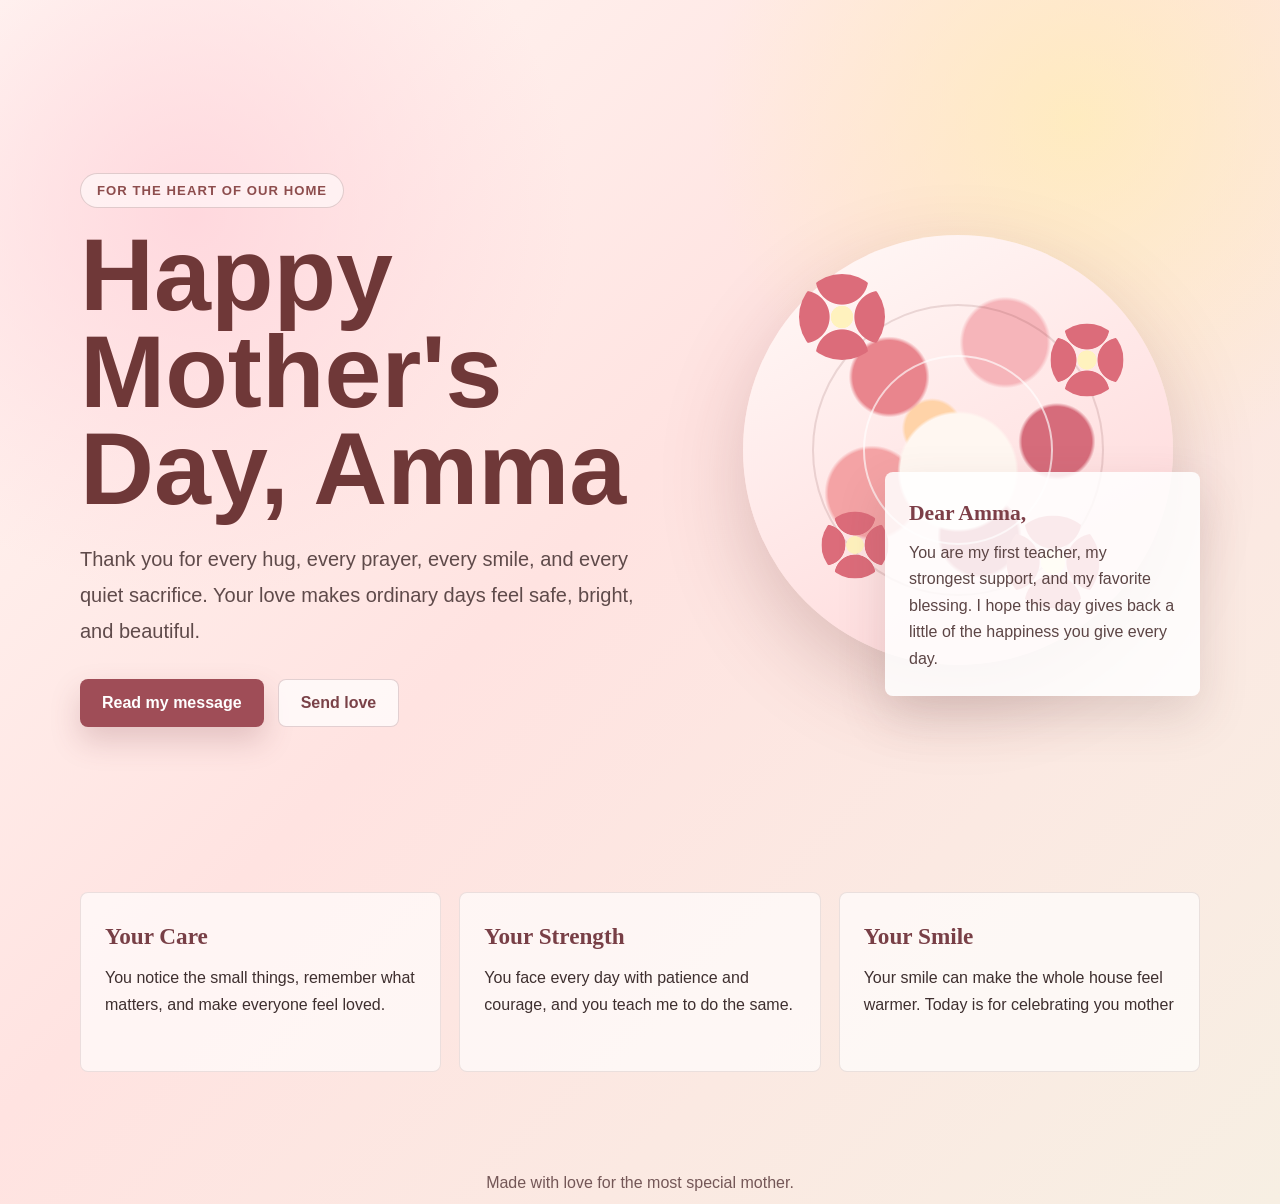
<file: index.html>
<!DOCTYPE html>
<html lang="en">
<head>
    <meta charset="UTF-8">
    <meta name="viewport" content="width=device-width, initial-scale=1.0">
    <title>Happy Mother's Day</title>
    <link rel="stylesheet" href="style.css">
    <style>
        html {
            scroll-behavior: smooth;
        }
    </style>
</head>
<body>
    <main class="page">
        <section class="hero">
            <div>
                <span class="tag">For the heart of our home</span>
                <h1>Happy Mother's Day, Amma</h1>
                <p class="subtitle">
                    Thank you for every hug, every prayer, every smile, and every quiet sacrifice.
                    Your love makes ordinary days feel safe, bright, and beautiful.
                </p>
                <div class="actions">
                    <a class="button" href="#message" onclick="showMessage(event)">Read my message</a>
                    <button class="button secondary" type="button" onclick="showLove(event)">Send love</button>
                </div>
            </div>

            <div class="portrait" aria-label="A handmade flower bouquet illustration">
                <div class="bouquet">
                    <span class="flower one"></span>
                    <span class="flower two"></span>
                    <span class="flower three"></span>
                    <span class="flower four"></span>
                </div>
                <div class="note" id="message">
                    <strong>Dear Amma,</strong>
                    You are my first teacher, my strongest support, and my favorite blessing.
                    I hope this day gives back a little of the happiness you give every day.
                </div>
            </div>
        </section>

        <section class="memories" aria-label="Mother's Day wishes">
            <article class="memory">
                <h2>Your Care</h2>
                <p>You notice the small things, remember what matters, and make everyone feel loved.</p>
            </article>
            <article class="memory">
                <h2>Your Strength</h2>
                <p>You face every day with patience and courage, and you teach me to do the same.</p>
            </article>
            <article class="memory">
                <h2>Your Smile</h2>
                <p>Your smile can make the whole house feel warmer. Today is for celebrating you mother</p>
            </article>
        </section>
    </main>

    <footer>
        Made with love for the most special mother.
    </footer>

    <script>
        const originalMessage = "<strong>Dear Amma,</strong> You are my first teacher, my strongest support, and my favorite blessing. I hope this day gives back a little of the happiness you give every day.";
        const loveMessage = "<strong>Love you, Amma!</strong> You are the reason home feels like home. Happy Mother's Day!";

        function showMessage(event) {
            event.preventDefault();
            const note = document.querySelector(".note");
            note.innerHTML = originalMessage;
            note.style.background = "rgba(255, 255, 255, 0.86)";
            note.style.transform = "scale(1.05)";
            setTimeout(() => {
                note.style.transform = "scale(1)";
            }, 300);
            
            // Scroll to message
            document.getElementById("message").scrollIntoView({ behavior: "smooth" });
        }

        function showLove(event) {
            event.preventDefault();
            const note = document.querySelector(".note");
            note.innerHTML = loveMessage;
            note.style.background = "rgba(255, 182, 193, 0.9)";
            note.style.transform = "scale(1.05)";
            setTimeout(() => {
                note.style.transform = "scale(1)";
            }, 300);
            
            // Scroll to message
            document.getElementById("message").scrollIntoView({ behavior: "smooth" });
        }
    </script>
</body>
</html>
</file>
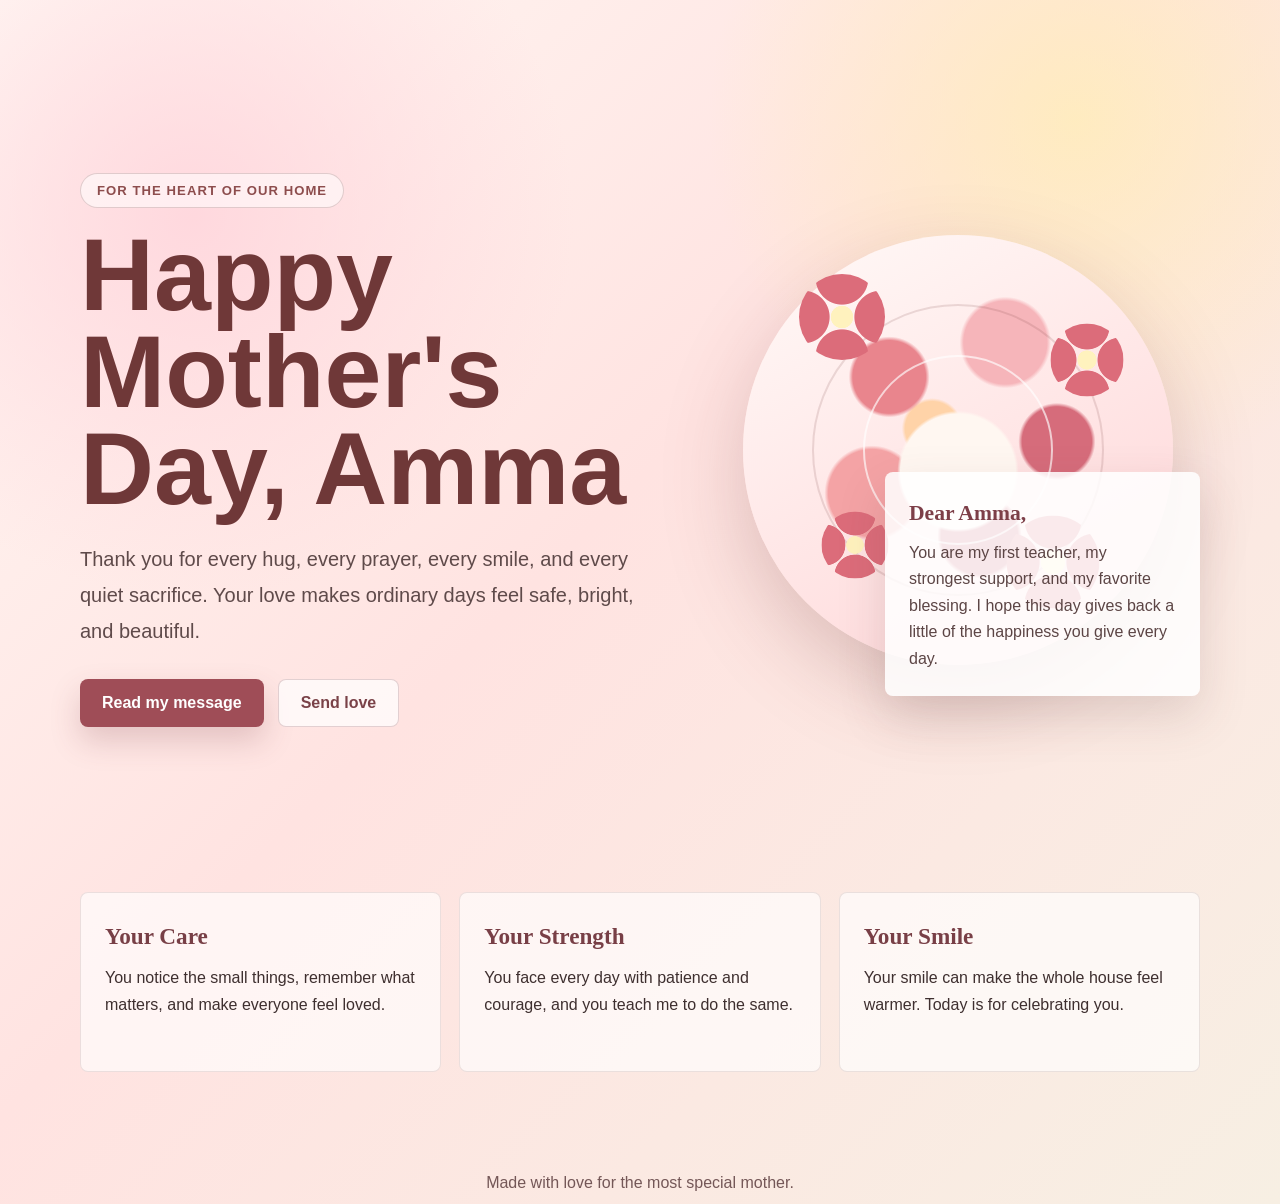
<file: HTML basics/index.html>
<!DOCTYPE html>
<html lang="en">
<head>
    <meta charset="UTF-8">
    <meta name="viewport" content="width=device-width, initial-scale=1.0">
    <title>Happy Mother's Day</title>
    <link rel="stylesheet" href="style.css">
</head>
<body>
    <main class="page">
        <section class="hero">
            <div>
                <span class="tag">For the heart of our home</span>
                <h1>Happy Mother's Day, Amma</h1>
                <p class="subtitle">
                    Thank you for every hug, every prayer, every smile, and every quiet sacrifice.
                    Your love makes ordinary days feel safe, bright, and beautiful.
                </p>
                <div class="actions">
                    <a class="button" href="#message">Read my message</a>
                    <button class="button secondary" type="button" onclick="showLove()">Send love</button>
                </div>
            </div>

            <div class="portrait" aria-label="A handmade flower bouquet illustration">
                <div class="bouquet">
                    <span class="flower one"></span>
                    <span class="flower two"></span>
                    <span class="flower three"></span>
                    <span class="flower four"></span>
                </div>
                <div class="note" id="message">
                    <strong>Dear Amma,</strong>
                    You are my first teacher, my strongest support, and my favorite blessing.
                    I hope this day gives back a little of the happiness you give every day.
                </div>
            </div>
        </section>

        <section class="memories" aria-label="Mother's Day wishes">
            <article class="memory">
                <h2>Your Care</h2>
                <p>You notice the small things, remember what matters, and make everyone feel loved.</p>
            </article>
            <article class="memory">
                <h2>Your Strength</h2>
                <p>You face every day with patience and courage, and you teach me to do the same.</p>
            </article>
            <article class="memory">
                <h2>Your Smile</h2>
                <p>Your smile can make the whole house feel warmer. Today is for celebrating you.</p>
            </article>
        </section>
    </main>

    <footer>
        Made with love for the most special mother.
    </footer>

    <script>
        function showLove() {
            const note = document.querySelector(".note");
            note.innerHTML = "<strong>Love you, Amma!</strong>You are the reason home feels like home. Happy Mother's Day!";
        }
    </script>
</body>
</html>
</file>
<file: style.css>
* {
    box-sizing: border-box;
    margin: 0;
    padding: 0;
}

body {
    min-height: 100vh;
    font-family: "Roboto", Arial, sans-serif;
    color: #3e2f2f;
    background:
        radial-gradient(circle at 15% 18%, rgba(255, 210, 218, 0.8), transparent 26%),
        radial-gradient(circle at 84% 10%, rgba(255, 238, 181, 0.75), transparent 24%),
        linear-gradient(135deg, #fff8f4 0%, #ffe3e1 45%, #f7efe3 100%);
}
.page {
    width: min(1120px, calc(100% - 32px));
    margin: 0 auto;
    padding: 32px 0;
}

.hero {
    min-height: calc(100vh - 64px);
    display: grid;
    grid-template-columns: 1.1fr 0.9fr;
    align-items: center;
    gap: 44px;
}

.tag {
    display: inline-block;
    margin-bottom: 18px;
    padding: 9px 16px;
    border: 1px solid rgba(116, 68, 68, 0.22);
    border-radius: 999px;
    background: rgba(255, 255, 255, 0.55);
    font-family: Arial, sans-serif;
    font-size: 0.82rem;
    font-weight: 700;
    letter-spacing: 0.08em;
    text-transform: uppercase;
    color: #8d4d4d;
}

h1 {
    max-width: 720px;
    font-size: clamp(3rem, 8vw, 6.8rem);
    line-height: 0.95;
    color: #6f3838;
}

.subtitle {
    max-width: 620px;
    margin-top: 24px;
    font-family: Arial, sans-serif;
    font-size: clamp(1rem, 2vw, 1.25rem);
    line-height: 1.8;
    color: #5f4a4a;
}

.actions {
    display: flex;
    flex-wrap: wrap;
    gap: 14px;
    margin-top: 30px;
}

.button {
    display: inline-flex;
    align-items: center;
    justify-content: center;
    min-height: 48px;
    padding: 0 22px;
    border: 0;
    border-radius: 8px;
    background: #9f4d57;
    color: white;
    font-family: Arial, sans-serif;
    font-size: 1rem;
    font-weight: 700;
    text-decoration: none;
    cursor: pointer;
    box-shadow: 0 14px 30px rgba(126, 63, 73, 0.22);
    transition: transform 0.2s ease, box-shadow 0.2s ease;
}

.button.secondary {
    background: rgba(255, 255, 255, 0.72);
    color: #7a4248;
    box-shadow: none;
    border: 1px solid rgba(122, 66, 72, 0.22);
}

.button:hover {
    transform: translateY(-2px);
    box-shadow: 0 18px 34px rgba(126, 63, 73, 0.28);
}

.portrait {
    position: relative;
    min-height: 560px;
    display: grid;
    place-items: center;
}

.bouquet {
    position: relative;
    width: min(430px, 86vw);
    aspect-ratio: 1;
    border-radius: 50%;
    background:
        radial-gradient(circle at 50% 55%, #fff7f1 0 18%, transparent 19%),
        radial-gradient(circle at 34% 33%, #e9858d 0 9%, transparent 10%),
        radial-gradient(circle at 61% 25%, #f6b5ba 0 10%, transparent 11%),
        radial-gradient(circle at 73% 48%, #d66c7b 0 9%, transparent 10%),
        radial-gradient(circle at 30% 60%, #f4a3a5 0 11%, transparent 12%),
        radial-gradient(circle at 55% 70%, #c9566a 0 10%, transparent 11%),
        radial-gradient(circle at 44% 45%, #ffd3a8 0 8%, transparent 9%),
        linear-gradient(150deg, #fffaf8, #ffd4d6);
    box-shadow: 0 30px 80px rgba(129, 67, 67, 0.25);
}

.bouquet::before,
.bouquet::after {
    content: "";
    position: absolute;
    inset: 16%;
    border: 2px solid rgba(122, 71, 71, 0.16);
    border-radius: 50%;
}

.bouquet::after {
    inset: 28%;
    border-color: rgba(255, 255, 255, 0.65);
}

.flower {
    position: absolute;
    width: 86px;
    height: 86px;
    border-radius: 50%;
    background:
        radial-gradient(circle, #fff2be 0 18%, transparent 19%),
        radial-gradient(circle at 50% 5%, #dc6c7a 0 28%, transparent 29%),
        radial-gradient(circle at 95% 50%, #dc6c7a 0 28%, transparent 29%),
        radial-gradient(circle at 50% 95%, #dc6c7a 0 28%, transparent 29%),
        radial-gradient(circle at 5% 50%, #dc6c7a 0 28%, transparent 29%);
    animation: float 4s ease-in-out infinite;
}

.flower.one {
    top: 9%;
    left: 13%;
}

.flower.two {
    right: 10%;
    top: 19%;
    transform: scale(0.85);
    animation-delay: 0.6s;
}

.flower.three {
    right: 18%;
    bottom: 14%;
    transform: scale(1.08);
    animation-delay: 1.2s;
}

.flower.four {
    left: 16%;
    bottom: 18%;
    transform: scale(0.78);
    animation-delay: 1.8s;
}

.note {
    position: absolute;
    right: 0;
    bottom: 34px;
    width: min(315px, 78vw);
    padding: 24px;
    border-radius: 8px;
    background: rgba(255, 255, 255, 0.86);
    box-shadow: 0 20px 48px rgba(102, 67, 67, 0.17);
    font-family: Arial, sans-serif;
    line-height: 1.65;
    color: #5c4545;
}

.note strong {
    display: block;
    margin-bottom: 8px;
    font-family: Georgia, "Times New Roman", serif;
    font-size: 1.35rem;
    color: #7d3f48;
}

.memories {
    display: grid;
    grid-template-columns: repeat(3, 1fr);
    gap: 18px;
    padding: 24px 0 48px;
}

.memory {
    min-height: 180px;
    padding: 24px;
    border-radius: 8px;
    background: rgba(255, 255, 255, 0.64);
    border: 1px solid rgba(117, 78, 78, 0.14);
    font-family: Arial, sans-serif;
    line-height: 1.65;
}

.memory h2 {
    margin-bottom: 10px;
    font-family: Georgia, "Times New Roman", serif;
    font-size: 1.45rem;
    color: #783f46;
}

footer {
    padding: 22px 0 12px;
    text-align: center;
    font-family: Arial, sans-serif;
    color: #745757;
}

@keyframes float {
    0%, 100% {
        translate: 0 0;
    }

    50% {
        translate: 0 -12px;
    }
}

@media (max-width: 840px) {
    .hero {
        grid-template-columns: 1fr;
        min-height: auto;
        padding-top: 26px;
    }

    .portrait {
        min-height: 420px;
    }

    .note {
        right: 50%;
        bottom: 0;
        transform: translateX(50%);
    }

    .memories {
        grid-template-columns: 1fr;
    }
}

@media (max-width: 520px) {
    .page {
        width: min(100% - 22px, 1120px);
        padding: 20px 0;
    }

    h1 {
        font-size: clamp(2.55rem, 16vw, 4.2rem);
    }

    .actions {
        display: grid;
    }

    .button {
        width: 100%;
    }

    .portrait {
        min-height: 390px;
    }

    .flower {
        width: 62px;
        height: 62px;
    }
}
</file>
<file: HTML basics/style.css>
* {
    box-sizing: border-box;
    margin: 0;
    padding: 0;
}

body {
    min-height: 100vh;
    font-family: "Roboto", Arial, sans-serif;
    color: #3e2f2f;
    background:
        radial-gradient(circle at 15% 18%, rgba(255, 210, 218, 0.8), transparent 26%),
        radial-gradient(circle at 84% 10%, rgba(255, 238, 181, 0.75), transparent 24%),
        linear-gradient(135deg, #fff8f4 0%, #ffe3e1 45%, #f7efe3 100%);
}
.page {
    width: min(1120px, calc(100% - 32px));
    margin: 0 auto;
    padding: 32px 0;
}

.hero {
    min-height: calc(100vh - 64px);
    display: grid;
    grid-template-columns: 1.1fr 0.9fr;
    align-items: center;
    gap: 44px;
}

.tag {
    display: inline-block;
    margin-bottom: 18px;
    padding: 9px 16px;
    border: 1px solid rgba(116, 68, 68, 0.22);
    border-radius: 999px;
    background: rgba(255, 255, 255, 0.55);
    font-family: Arial, sans-serif;
    font-size: 0.82rem;
    font-weight: 700;
    letter-spacing: 0.08em;
    text-transform: uppercase;
    color: #8d4d4d;
}

h1 {
    max-width: 720px;
    font-size: clamp(3rem, 8vw, 6.8rem);
    line-height: 0.95;
    color: #6f3838;
}

.subtitle {
    max-width: 620px;
    margin-top: 24px;
    font-family: Arial, sans-serif;
    font-size: clamp(1rem, 2vw, 1.25rem);
    line-height: 1.8;
    color: #5f4a4a;
}

.actions {
    display: flex;
    flex-wrap: wrap;
    gap: 14px;
    margin-top: 30px;
}

.button {
    display: inline-flex;
    align-items: center;
    justify-content: center;
    min-height: 48px;
    padding: 0 22px;
    border: 0;
    border-radius: 8px;
    background: #9f4d57;
    color: white;
    font-family: Arial, sans-serif;
    font-size: 1rem;
    font-weight: 700;
    text-decoration: none;
    cursor: pointer;
    box-shadow: 0 14px 30px rgba(126, 63, 73, 0.22);
    transition: transform 0.2s ease, box-shadow 0.2s ease;
}

.button.secondary {
    background: rgba(255, 255, 255, 0.72);
    color: #7a4248;
    box-shadow: none;
    border: 1px solid rgba(122, 66, 72, 0.22);
}

.button:hover {
    transform: translateY(-2px);
    box-shadow: 0 18px 34px rgba(126, 63, 73, 0.28);
}

.portrait {
    position: relative;
    min-height: 560px;
    display: grid;
    place-items: center;
}

.bouquet {
    position: relative;
    width: min(430px, 86vw);
    aspect-ratio: 1;
    border-radius: 50%;
    background:
        radial-gradient(circle at 50% 55%, #fff7f1 0 18%, transparent 19%),
        radial-gradient(circle at 34% 33%, #e9858d 0 9%, transparent 10%),
        radial-gradient(circle at 61% 25%, #f6b5ba 0 10%, transparent 11%),
        radial-gradient(circle at 73% 48%, #d66c7b 0 9%, transparent 10%),
        radial-gradient(circle at 30% 60%, #f4a3a5 0 11%, transparent 12%),
        radial-gradient(circle at 55% 70%, #c9566a 0 10%, transparent 11%),
        radial-gradient(circle at 44% 45%, #ffd3a8 0 8%, transparent 9%),
        linear-gradient(150deg, #fffaf8, #ffd4d6);
    box-shadow: 0 30px 80px rgba(129, 67, 67, 0.25);
}

.bouquet::before,
.bouquet::after {
    content: "";
    position: absolute;
    inset: 16%;
    border: 2px solid rgba(122, 71, 71, 0.16);
    border-radius: 50%;
}

.bouquet::after {
    inset: 28%;
    border-color: rgba(255, 255, 255, 0.65);
}

.flower {
    position: absolute;
    width: 86px;
    height: 86px;
    border-radius: 50%;
    background:
        radial-gradient(circle, #fff2be 0 18%, transparent 19%),
        radial-gradient(circle at 50% 5%, #dc6c7a 0 28%, transparent 29%),
        radial-gradient(circle at 95% 50%, #dc6c7a 0 28%, transparent 29%),
        radial-gradient(circle at 50% 95%, #dc6c7a 0 28%, transparent 29%),
        radial-gradient(circle at 5% 50%, #dc6c7a 0 28%, transparent 29%);
    animation: float 4s ease-in-out infinite;
}

.flower.one {
    top: 9%;
    left: 13%;
}

.flower.two {
    right: 10%;
    top: 19%;
    transform: scale(0.85);
    animation-delay: 0.6s;
}

.flower.three {
    right: 18%;
    bottom: 14%;
    transform: scale(1.08);
    animation-delay: 1.2s;
}

.flower.four {
    left: 16%;
    bottom: 18%;
    transform: scale(0.78);
    animation-delay: 1.8s;
}

.note {
    position: absolute;
    right: 0;
    bottom: 34px;
    width: min(315px, 78vw);
    padding: 24px;
    border-radius: 8px;
    background: rgba(255, 255, 255, 0.86);
    box-shadow: 0 20px 48px rgba(102, 67, 67, 0.17);
    font-family: Arial, sans-serif;
    line-height: 1.65;
    color: #5c4545;
}

.note strong {
    display: block;
    margin-bottom: 8px;
    font-family: Georgia, "Times New Roman", serif;
    font-size: 1.35rem;
    color: #7d3f48;
}

.memories {
    display: grid;
    grid-template-columns: repeat(3, 1fr);
    gap: 18px;
    padding: 24px 0 48px;
}

.memory {
    min-height: 180px;
    padding: 24px;
    border-radius: 8px;
    background: rgba(255, 255, 255, 0.64);
    border: 1px solid rgba(117, 78, 78, 0.14);
    font-family: Arial, sans-serif;
    line-height: 1.65;
}

.memory h2 {
    margin-bottom: 10px;
    font-family: Georgia, "Times New Roman", serif;
    font-size: 1.45rem;
    color: #783f46;
}

footer {
    padding: 22px 0 12px;
    text-align: center;
    font-family: Arial, sans-serif;
    color: #745757;
}

@keyframes float {
    0%, 100% {
        translate: 0 0;
    }

    50% {
        translate: 0 -12px;
    }
}

@media (max-width: 840px) {
    .hero {
        grid-template-columns: 1fr;
        min-height: auto;
        padding-top: 26px;
    }

    .portrait {
        min-height: 420px;
    }

    .note {
        right: 50%;
        bottom: 0;
        transform: translateX(50%);
    }

    .memories {
        grid-template-columns: 1fr;
    }
}

@media (max-width: 520px) {
    .page {
        width: min(100% - 22px, 1120px);
        padding: 20px 0;
    }

    h1 {
        font-size: clamp(2.55rem, 16vw, 4.2rem);
    }

    .actions {
        display: grid;
    }

    .button {
        width: 100%;
    }

    .portrait {
        min-height: 390px;
    }

    .flower {
        width: 62px;
        height: 62px;
    }
}
</file>
